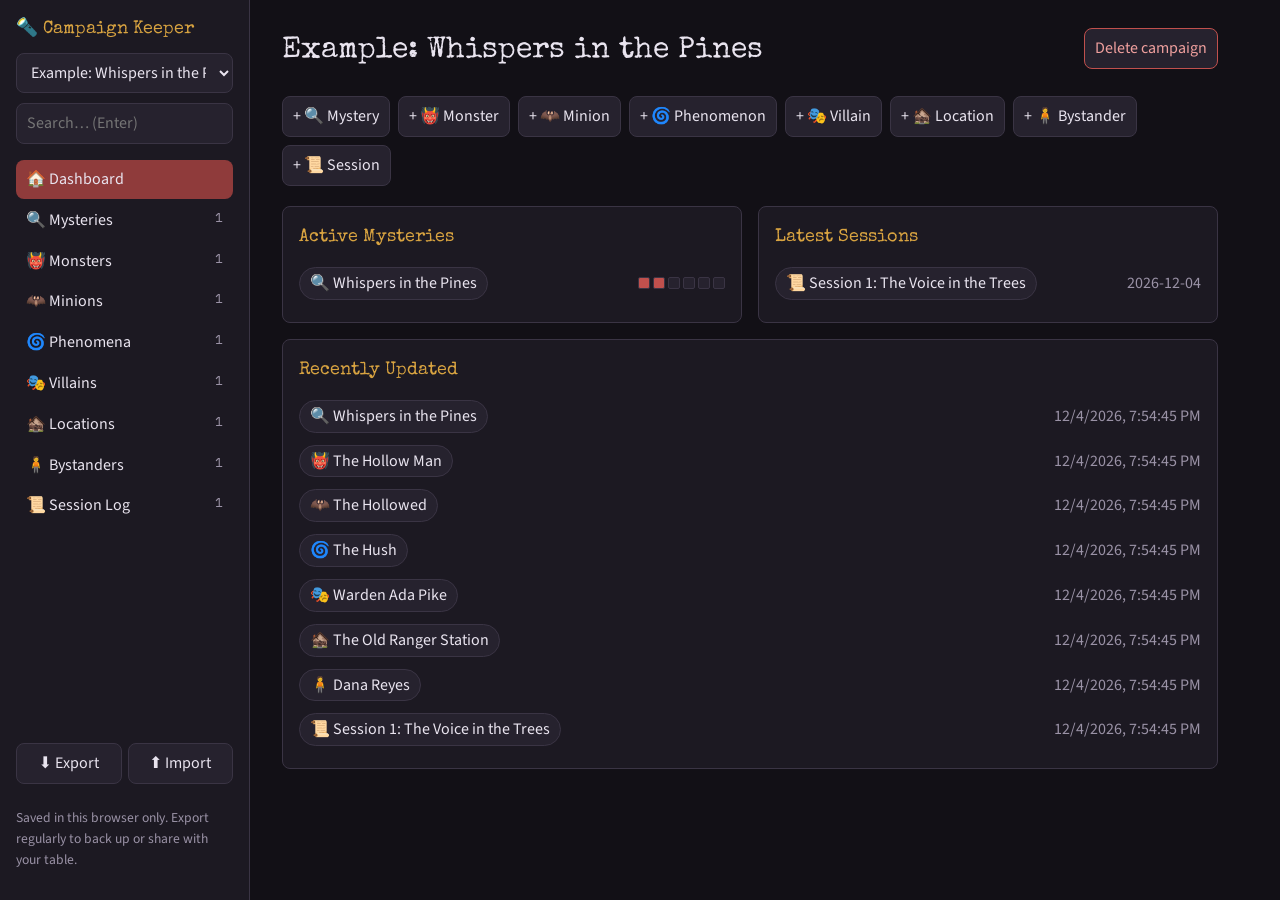
<file: index.html>
<!doctype html>
<html lang="en">
<head>
  <meta charset="utf-8">
  <meta name="viewport" content="width=device-width, initial-scale=1">
  <title>MotW Campaign Keeper</title>
  <link rel="preconnect" href="https://fonts.googleapis.com">
  <link rel="preconnect" href="https://fonts.gstatic.com" crossorigin>
  <link rel="stylesheet" href="https://fonts.googleapis.com/css2?family=IBM+Plex+Mono:wght@400;500&family=Source+Sans+3:wght@400;600&family=Special+Elite&display=swap">
  <link rel="stylesheet" href="app/styles.css">
</head>
<body>
  <aside id="sidebar">
    <div class="brand">🔦 Campaign Keeper</div>
    <select id="campaign-select" aria-label="Campaign"></select>
    <input id="search" type="search" placeholder="Search… (Enter)" aria-label="Search">
    <nav id="nav"></nav>
    <div class="io">
      <button id="export" title="Download this campaign as a JSON file">⬇ Export</button>
      <button id="import" title="Load a campaign JSON file">⬆ Import</button>
      <input id="import-file" type="file" accept="application/json,.json" hidden>
    </div>
    <p class="muted small">Saved in this browser only. Export regularly to back up or share with your table.</p>
  </aside>
  <button id="menu-toggle" aria-label="Menu">☰</button>
  <main id="main"></main>

  <script src="app/templates.js"></script>
  <script src="app/sample.js"></script>
  <script src="app/app.js"></script>
</body>
</html>
</file>
<file: app/styles.css>
:root {
  --bg: #121016;
  --panel: #1c1922;
  --panel-2: #26222e;
  --border: #3a3444;
  --text: #e9e4ef;
  --muted: #9a92a6;
  --accent: #d9a441;
  --accent-2: #8f3b3b;
  --link: #e8c170;
  --danger: #c0504d;
  --radius: 8px;
  --display: "Special Elite", "Courier New", monospace;
  --body: "Source Sans 3", system-ui, -apple-system, "Segoe UI", sans-serif;
  --mono: "IBM Plex Mono", ui-monospace, Menlo, monospace;
  color-scheme: dark;
}

* { box-sizing: border-box; }

body {
  margin: 0;
  display: flex;
  min-height: 100vh;
  background: var(--bg);
  color: var(--text);
  font: 16px/1.55 var(--body);
}

a { color: var(--link); text-decoration: none; }
a:hover { text-decoration: underline; }
h1, h2, h3 { font-family: var(--display); font-weight: 400; margin: 0; text-wrap: balance; }
h1 { font-size: 1.9rem; }
h2 { font-size: 1.15rem; margin-bottom: .6rem; color: var(--accent); }
h3 { font-size: .8rem; text-transform: uppercase; letter-spacing: .08em; color: var(--muted); margin-bottom: .3rem; font-family: inherit; }
.muted { color: var(--muted); }
.small { font-size: .85rem; }

/* ---------- sidebar ---------- */
#sidebar {
  width: 250px;
  flex-shrink: 0;
  background: var(--panel);
  border-right: 1px solid var(--border);
  padding: 16px;
  display: flex;
  flex-direction: column;
  gap: 10px;
  position: sticky;
  top: env(safe-area-inset-top, 0px);
  height: 100vh;
  height: 100dvh;
  overflow-y: auto;
}
.brand { font-family: var(--display); font-size: 1.1rem; color: var(--accent); }
#nav { display: flex; flex-direction: column; gap: 2px; margin-top: 6px; }
#nav a { color: var(--text); padding: 7px 10px; border-radius: var(--radius); display: flex; justify-content: space-between; }
#nav a:hover { background: var(--panel-2); text-decoration: none; }
#nav a.active { background: var(--accent-2); }
.count { color: var(--muted); font-size: .8rem; font-family: var(--mono); font-variant-numeric: tabular-nums; }
.io { display: flex; gap: 6px; margin-top: auto; }
.io button { flex: 1; }
#menu-toggle { display: none; }

/* ---------- controls ---------- */
input, textarea, select, button, .btn {
  font: inherit;
  color: var(--text);
  background: var(--panel-2);
  border: 1px solid var(--border);
  border-radius: var(--radius);
  padding: 7px 10px;
}
input, textarea, select { width: 100%; }
textarea { resize: vertical; }
button:focus-visible, a:focus-visible, .btn:focus-visible { outline: 2px solid var(--accent); outline-offset: 2px; }
input:focus, textarea:focus, select:focus { outline: 2px solid var(--accent); outline-offset: -1px; }
button, .btn { cursor: pointer; display: inline-block; }
button:hover, .btn:hover { border-color: var(--accent); text-decoration: none; }
.primary { background: var(--accent); color: #1a1408; border-color: var(--accent); font-weight: 600; }
.danger { border-color: var(--danger); color: #f0a09e; }
input.short { width: 90px; }

/* ---------- main ---------- */
#main { flex: 1; min-width: 0; padding: 28px 32px 60px; max-width: 1000px; }
.page-head { display: flex; justify-content: space-between; align-items: flex-start; gap: 16px; margin-bottom: 20px; flex-wrap: wrap; }
.actions { display: flex; gap: 8px; flex-wrap: wrap; }
.title-input { font: 1.7rem var(--display); background: transparent; border: none; border-bottom: 1px solid var(--border); border-radius: 0; padding: 4px 0; }
#campaign-name { outline: none; border-bottom: 1px dashed transparent; }
#campaign-name:hover, #campaign-name:focus { border-bottom-color: var(--muted); }

.quick-add { display: flex; flex-wrap: wrap; gap: 8px; margin-bottom: 20px; }
.card { background: var(--panel); border: 1px solid var(--border); border-radius: var(--radius); padding: 16px; margin-bottom: 16px; }
.grid2 { display: grid; grid-template-columns: 1fr 1fr; gap: 16px; }
.row { display: flex; align-items: center; justify-content: space-between; gap: 10px; padding: 4px 0; }

.cards { display: grid; grid-template-columns: repeat(auto-fill, minmax(280px, 1fr)); gap: 12px; }
.entry-card { display: flex; gap: 12px; background: var(--panel); border: 1px solid var(--border); border-radius: var(--radius); padding: 12px; color: var(--text); }
.entry-card:hover { border-color: var(--accent); text-decoration: none; }
.entry-card img, .entry-card .icon { width: 64px; height: 64px; border-radius: 6px; object-fit: cover; flex-shrink: 0; }
.entry-card .icon { display: grid; place-items: center; font-size: 2rem; background: var(--panel-2); }
.blurb { color: var(--muted); margin-top: 4px; }

.chip { display: inline-flex; align-items: center; gap: 4px; background: var(--panel-2); border: 1px solid var(--border); border-radius: 999px; padding: 3px 10px; margin: 2px 2px 2px 0; color: var(--text); }
.chip button { padding: 0 4px; border: none; background: none; color: var(--muted); }
.tags { display: flex; flex-wrap: wrap; gap: 6px; margin-top: 6px; }
.tag { font-size: .8rem; color: var(--accent); }

/* ---------- entry ---------- */
.field { display: block; margin-bottom: 18px; }
.text { white-space: normal; }
.big { font-size: 1.4rem; font-weight: 600; }
.portrait { max-width: 260px; max-height: 320px; border-radius: var(--radius); float: right; margin: 0 0 12px 16px; border: 1px solid var(--border); }
.entry-body { overflow: hidden; margin-bottom: 16px; }
.wikilink { border-bottom: 1px dotted var(--link); }
.wikilink.missing { color: var(--muted); border-bottom-color: var(--muted); }

table.attacks { border-collapse: collapse; width: 100%; max-width: 640px; }
table.attacks th, table.attacks td { text-align: left; padding: 5px 8px; border-bottom: 1px solid var(--border); }
table.attacks th { color: var(--muted); font-weight: 500; font-size: .8rem; }
table.attacks.edit td { padding: 4px 4px 4px 0; border: none; }
table.attacks + button { margin-top: 6px; }

.track { display: flex; align-items: center; gap: 5px; flex-wrap: wrap; }
.box { width: 26px; height: 26px; padding: 0; border-radius: 4px; }
.box.on { background: var(--accent-2); border-color: #d06a6a; }
.inline { display: flex; align-items: center; gap: 8px; }

ol.countdown { list-style: none; padding: 0; margin: 0; max-width: 700px; }
ol.countdown li { padding: 8px 12px; border-left: 3px solid var(--border); cursor: pointer; margin-bottom: 4px; background: var(--panel); border-radius: 0 var(--radius) var(--radius) 0; }
ol.countdown li strong { display: inline-block; min-width: 90px; color: var(--muted); }
ol.countdown li.reached { border-left-color: var(--danger); background: #2a1c20; }
ol.countdown li.reached strong { color: #f0a09e; }
.countdown-edit label { display: flex; gap: 10px; align-items: center; margin-bottom: 6px; }
.countdown-edit span { width: 90px; flex-shrink: 0; color: var(--muted); }
.cd-mini { display: inline-flex; gap: 3px; }
.cd-mini i { width: 12px; height: 12px; border-radius: 2px; background: var(--panel-2); border: 1px solid var(--border); }
.cd-mini i.on { background: var(--danger); }
.links { margin-bottom: 6px; }

/* ---------- mobile ---------- */
@media (max-width: 760px) {
  #sidebar { position: fixed; left: 0; z-index: 10; transform: translateX(-100%); transition: transform .2s; }
  body.nav-open #sidebar { transform: none; box-shadow: 0 0 40px #000; }
  #menu-toggle { display: block; position: fixed; top: 10px; right: 10px; z-index: 11; }
  #main { padding: 56px 16px 40px; }
  .grid2 { grid-template-columns: 1fr; }
  .portrait { float: none; margin: 0 0 12px; max-width: 100%; }
}

/* ---------- dialogs ---------- */
.modal-backdrop { position: fixed; inset: 0; background: rgba(8, 6, 10, .7); display: grid; place-items: center; padding: 16px; z-index: 50; }
.modal { background: var(--panel); border: 1px solid var(--border); border-radius: var(--radius); padding: 20px; width: min(560px, 100%); display: flex; flex-direction: column; gap: 12px; box-shadow: 0 20px 60px #000; }
.modal textarea { font: .8rem/1.4 var(--mono); }
.modal .actions { justify-content: flex-end; }
.track .muted, table.attacks td:nth-child(2), ol.countdown li strong { font-family: var(--mono); font-variant-numeric: tabular-nums; }
@media (prefers-reduced-motion: reduce) { #sidebar { transition: none; } }
</file>
